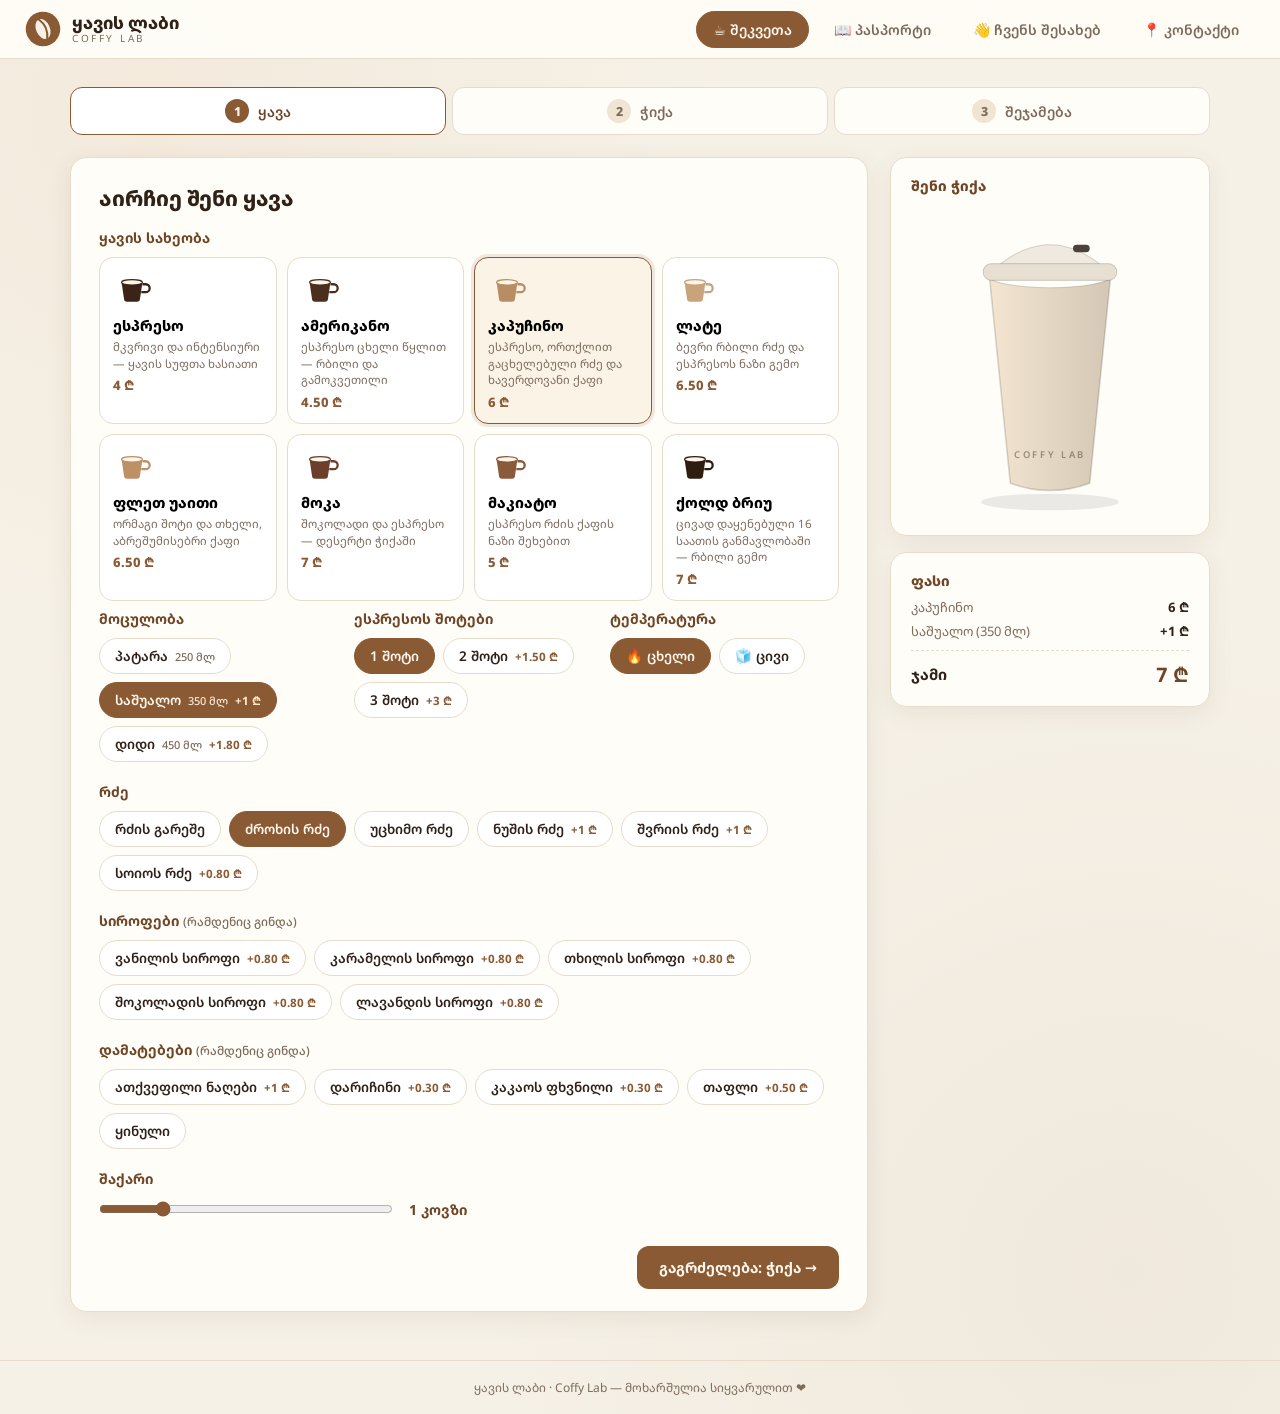
<file: index.html>
<!DOCTYPE html>
<html lang="ka">
<head>
<meta charset="UTF-8">
<meta name="viewport" content="width=device-width, initial-scale=1.0">
<title>ყავის ლაბი — შეუკვეთე შენი ყავა</title>
<link rel="icon" href="data:image/svg+xml,<svg xmlns='http://www.w3.org/2000/svg' viewBox='0 0 100 100'><text y='.9em' font-size='90'>☕</text></svg>">
<link rel="preconnect" href="https://fonts.googleapis.com">
<link rel="preconnect" href="https://fonts.gstatic.com" crossorigin>
<link href="https://fonts.googleapis.com/css2?family=Noto+Sans+Georgian:wght@400;600;700;800&display=swap" rel="stylesheet">
<link rel="stylesheet" href="styles/styles.css">
</head>
<body>

<header class="topbar">
  <a class="brand" href="index.html">
    <img src="logo.svg" alt="" width="38" height="38">
    <span class="brand-text"><strong>ყავის ლაბი</strong><small>COFFY LAB</small></span>
  </a>
  <nav class="topnav">
    <a class="nav-btn active" href="index.html" id="navOrder">☕ შეკვეთა</a>
    <a class="nav-btn" href="passport.html">📖 პასპორტი <span class="badge hidden" id="stampBadge"></span></a>
    <a class="nav-btn" href="about.html">👋 ჩვენს შესახებ</a>
    <a class="nav-btn" href="contact.html">📍 კონტაქტი</a>
  </nav>
  <div class="user-chip hidden" id="userChip"></div>
</header>

<main>

  <!-- ================= შეკვეთის ვიზარდი ================= -->
  <section id="view-order">
    <ol class="steps" id="stepsBar">
      <li data-step="1" class="active" role="button" tabindex="0"><span class="num">1</span><span class="lbl">ყავა</span></li>
      <li data-step="2" role="button" tabindex="0"><span class="num">2</span><span class="lbl">ჭიქა</span></li>
      <li data-step="3" role="button" tabindex="0"><span class="num">3</span><span class="lbl">შეჯამება</span></li>
    </ol>

    <div class="wizard">
      <div class="panels">

        <!-- ნაბიჯი 1: ყავა -->
        <section class="panel" id="step1">
          <h2>აირჩიე შენი ყავა</h2>

          <h3 class="opt-title">ყავის სახეობა</h3>
          <div class="coffee-grid" id="coffeeTypes"></div>

          <div class="opt-row">
            <div class="opt-col">
              <h3 class="opt-title">მოცულობა</h3>
              <div class="chip-group" id="volumeChips"></div>
            </div>
            <div class="opt-col">
              <h3 class="opt-title">ესპრესოს შოტები</h3>
              <div class="chip-group" id="shotChips"></div>
            </div>
            <div class="opt-col">
              <h3 class="opt-title">ტემპერატურა</h3>
              <div class="chip-group" id="tempChips"></div>
            </div>
          </div>

          <h3 class="opt-title">რძე</h3>
          <div class="chip-group" id="milkChips"></div>

          <h3 class="opt-title">სიროფები <small class="hint">(რამდენიც გინდა)</small></h3>
          <div class="chip-group" id="syrupChips"></div>

          <h3 class="opt-title">დამატებები <small class="hint">(რამდენიც გინდა)</small></h3>
          <div class="chip-group" id="extraChips"></div>

          <h3 class="opt-title">შაქარი</h3>
          <div class="sugar-row">
            <input type="range" id="sugarRange" min="0" max="5" step="1" value="1" aria-label="შაქრის რაოდენობა">
            <output id="sugarOut" for="sugarRange">1 კოვზი</output>
          </div>

          <div class="panel-nav">
            <span></span>
            <button type="button" class="btn primary" id="toStep2">გაგრძელება: ჭიქა →</button>
          </div>
        </section>

        <!-- ნაბიჯი 2: ფინჯანი -->
        <section class="panel hidden" id="step2">
          <h2>მოირგე ჭიქა</h2>

          <h3 class="opt-title">ჭიქის ფერი</h3>
          <div class="swatch-row">
            <div class="swatches" id="colorSwatches"></div>
            <label class="custom-color">
              <input type="color" id="customColor" value="#f3e5d0">
              <span>სხვა ფერი</span>
            </label>
          </div>

          <h3 class="opt-title">წარწერა ჭიქაზე <small class="hint">(უფასო პერსონალიზაცია 🎁)</small></h3>
          <input type="text" id="cupTextInput" class="text-input" maxlength="18"
                 placeholder="მაგ.: დილა მშვიდობისა ☀" autocomplete="off">
          <p class="hint" id="cupTextCount">0 / 18 სიმბოლო</p>

          <div class="opt-row">
            <div class="opt-col">
              <h3 class="opt-title">ხუფი</h3>
              <div class="chip-group" id="lidChips"></div>
            </div>
            <div class="opt-col">
              <h3 class="opt-title">საწრუპი</h3>
              <div class="chip-group" id="strawChips"></div>
            </div>
          </div>

          <div class="panel-nav">
            <button type="button" class="btn ghost" id="backTo1">← უკან</button>
            <button type="button" class="btn primary" id="toStep3">გაგრძელება: შეჯამება →</button>
          </div>
        </section>

        <!-- ნაბიჯი 3: შეჯამება -->
        <section class="panel hidden" id="step3">
          <h2>შეკვეთის შეჯამება</h2>
          <div id="summaryBox"></div>
          <div class="panel-nav">
            <button type="button" class="btn ghost" id="backTo2">← უკან</button>
            <button type="button" class="btn primary big" id="placeOrderBtn">შეკვეთის გაფორმება ☕</button>
          </div>
        </section>

      </div>

      <!-- გვერდითი პანელი: გადახედვა + ფასი -->
      <aside class="sidebar">
        <div class="preview-card">
          <h3>შენი ჭიქა</h3>
          <svg id="cupSvg" viewBox="0 0 220 300" role="img" aria-label="ჭიქის გადახედვა">
            <defs>
              <linearGradient id="shadeGrad" x1="0" y1="0" x2="1" y2="0">
                <stop offset="0" stop-color="#000" stop-opacity="0"/>
                <stop offset="1" stop-color="#000" stop-opacity=".13"/>
              </linearGradient>
              <pattern id="strawStripes" width="9" height="9" patternTransform="rotate(45)" patternUnits="userSpaceOnUse">
                <rect width="9" height="9" fill="transparent"/>
                <rect width="4.5" height="9" fill="#e05252" fill-opacity=".85"/>
              </pattern>
            </defs>
            <ellipse cx="110" cy="286" rx="66" ry="8" fill="#000" opacity=".08"/>
            <g id="steamG">
              <path class="steam s1" d="M85 46 q6 -10 0 -20 q-5 -8 1 -14"/>
              <path class="steam s2" d="M110 42 q7 -11 0 -22 q-6 -9 1 -14"/>
              <path class="steam s3" d="M135 46 q6 -10 0 -20 q-5 -8 1 -14"/>
            </g>
            <path id="cupBody" d="M52 70 L72 268 q38 14 76 0 L168 70 Z" fill="#f3e5d0" stroke="#00000026" stroke-width="1.5"/>
            <path id="cupShade" d="M52 70 L72 268 q38 14 76 0 L168 70 Z" fill="url(#shadeGrad)"/>
            <ellipse id="cupRim" cx="110" cy="70" rx="58" ry="11" fill="#fffdf8" stroke="#00000026"/>
            <ellipse id="coffeeTop" cx="110" cy="70" rx="50" ry="8.5" fill="#6b4226"/>
            <g id="iceG">
              <rect x="92" y="62" width="14" height="12" rx="3" fill="#fff" opacity=".85" transform="rotate(-12 99 68)"/>
              <rect x="116" y="63" width="13" height="11" rx="3" fill="#fff" opacity=".72" transform="rotate(9 122 68)"/>
            </g>
            <text id="cupText" x="110" y="182" text-anchor="middle" font-weight="700"></text>
            <text id="cupBrand" x="110" y="244" text-anchor="middle" font-size="9" letter-spacing="2.5" opacity=".45" font-weight="600">COFFY LAB</text>
            <g id="lidG">
              <path id="lidDome" d="M58 62 Q110 18 162 62 Z" fill="#efe9df" stroke="#00000026"/>
              <rect x="46" y="58" width="128" height="16" rx="8" fill="#e6dfd2" stroke="#00000026"/>
              <rect id="sipHole" x="132" y="40" width="16" height="7" rx="3.5" fill="#4c4238"/>
            </g>
            <g id="strawG">
              <rect id="strawRect" x="128" y="4" width="12" height="62" rx="5" transform="rotate(14 134 35)" fill="#f3f1ec" stroke="#00000022"/>
              <rect id="strawStripe" x="128" y="4" width="12" height="62" rx="5" transform="rotate(14 134 35)" fill="url(#strawStripes)"/>
            </g>
          </svg>
        </div>
        <div class="price-card">
          <h3>ფასი</h3>
          <div id="priceLines"></div>
          <div class="price-total"><span>ჯამი</span><b id="priceTotal">0 ₾</b></div>
        </div>
      </aside>
    </div>
  </section>

</main>

<footer class="footer">
  <span>ყავის ლაბი · Coffy Lab — მოხარშულია სიყვარულით ❤</span>
</footer>

<!-- მოდალი -->
<div class="modal-backdrop hidden" id="modal">
  <div class="modal" role="dialog" aria-modal="true" tabindex="-1">
    <div id="modalContent"></div>
  </div>
</div>

<div id="toast" class="toast" role="status"></div>

<script src="js/shared.js"></script>
<script src="js/app.js"></script>
</body>
</html>
</file>
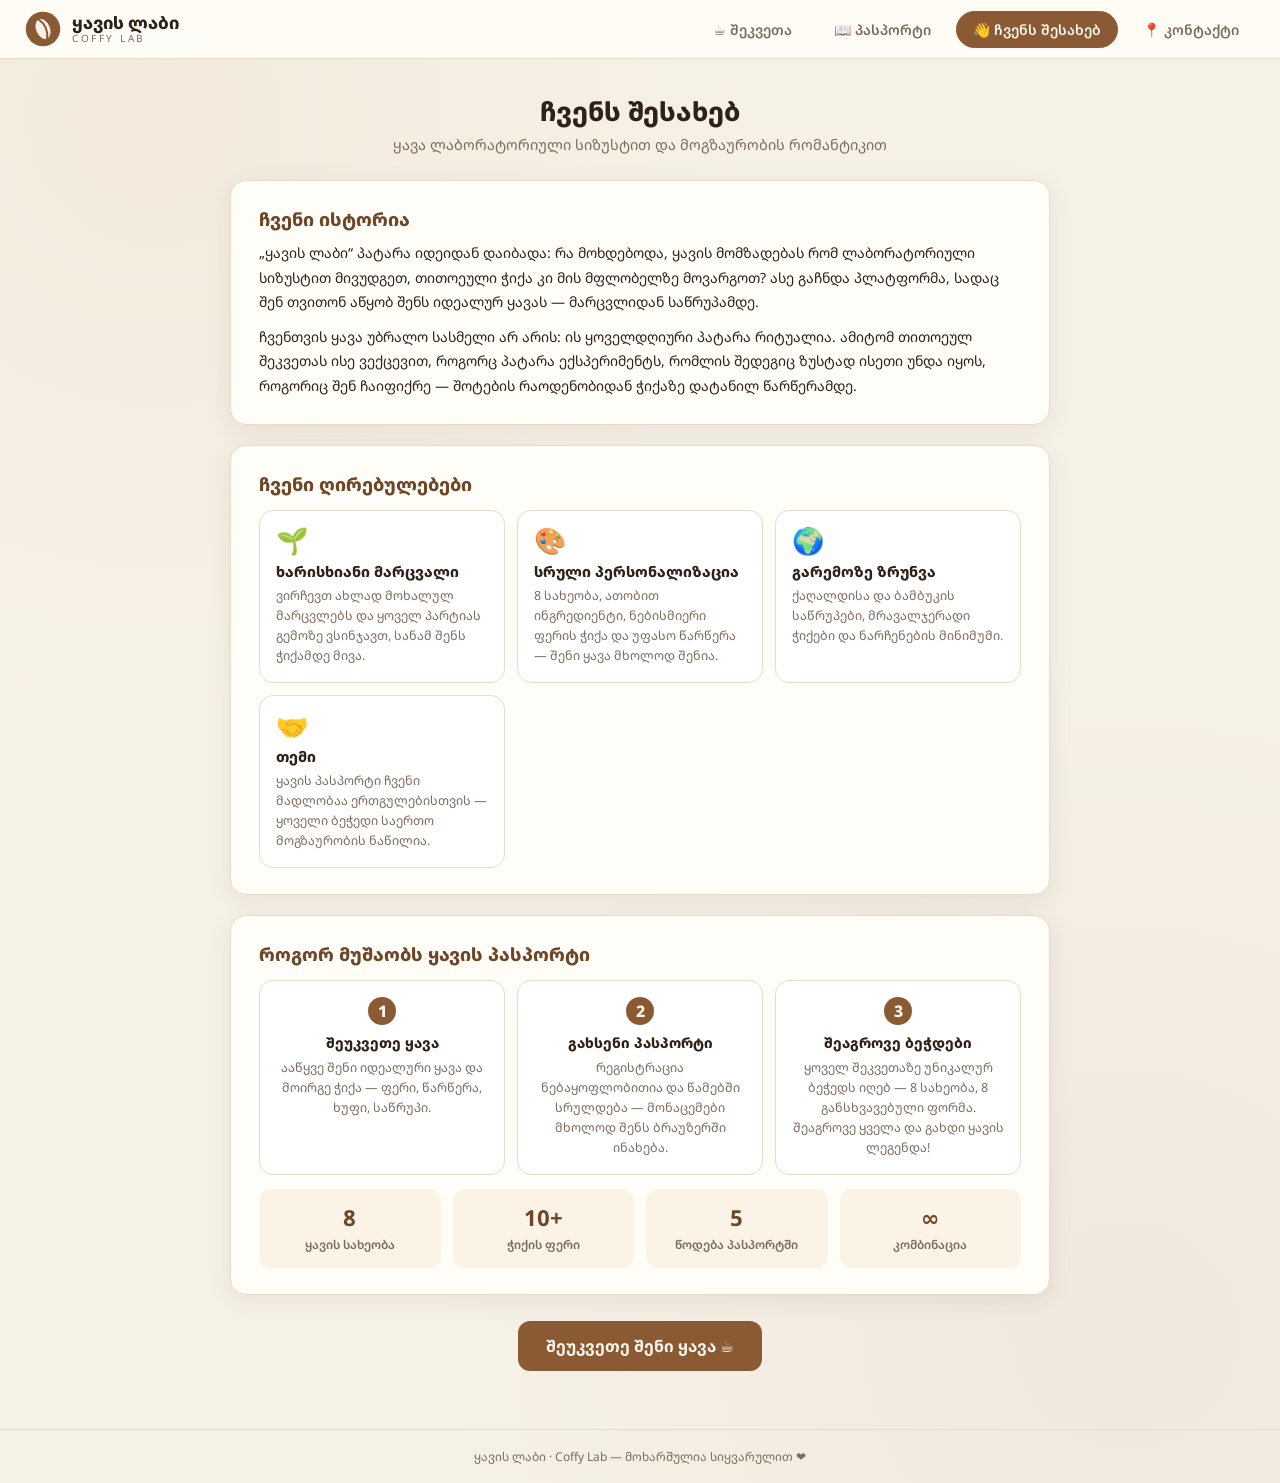
<file: about.html>
<!DOCTYPE html>
<html lang="ka">
<head>
<meta charset="UTF-8">
<meta name="viewport" content="width=device-width, initial-scale=1.0">
<title>ჩვენს შესახებ — ყავის ლაბი</title>
<link rel="icon" href="data:image/svg+xml,<svg xmlns='http://www.w3.org/2000/svg' viewBox='0 0 100 100'><text y='.9em' font-size='90'>☕</text></svg>">
<link rel="preconnect" href="https://fonts.googleapis.com">
<link rel="preconnect" href="https://fonts.gstatic.com" crossorigin>
<link href="https://fonts.googleapis.com/css2?family=Noto+Sans+Georgian:wght@400;600;700;800&display=swap" rel="stylesheet">
<link rel="stylesheet" href="styles/styles.css">
</head>
<body>

<header class="topbar">
  <a class="brand" href="index.html">
    <img src="logo.svg" alt="" width="38" height="38">
    <span class="brand-text"><strong>ყავის ლაბი</strong><small>COFFY LAB</small></span>
  </a>
  <nav class="topnav">
    <a class="nav-btn" href="index.html">☕ შეკვეთა</a>
    <a class="nav-btn" href="passport.html">📖 პასპორტი <span class="badge hidden" id="stampBadge"></span></a>
    <a class="nav-btn active" href="about.html">👋 ჩვენს შესახებ</a>
    <a class="nav-btn" href="contact.html">📍 კონტაქტი</a>
  </nav>
  <div class="user-chip hidden" id="userChip"></div>
</header>

<main class="page-narrow">
  <div class="page-hero">
    <h1>ჩვენს შესახებ</h1>
    <p>ყავა ლაბორატორიული სიზუსტით და მოგზაურობის რომანტიკით</p>
  </div>

  <section class="page-section">
    <h2>ჩვენი ისტორია</h2>
    <p>„ყავის ლაბი“ პატარა იდეიდან დაიბადა: რა მოხდებოდა, ყავის მომზადებას რომ ლაბორატორიული სიზუსტით მივუდგეთ, თითოეული ჭიქა კი მის მფლობელზე მოვარგოთ? ასე გაჩნდა პლატფორმა, სადაც შენ თვითონ აწყობ შენს იდეალურ ყავას — მარცვლიდან საწრუპამდე.</p>
    <p>ჩვენთვის ყავა უბრალო სასმელი არ არის: ის ყოველდღიური პატარა რიტუალია. ამიტომ თითოეულ შეკვეთას ისე ვექცევით, როგორც პატარა ექსპერიმენტს, რომლის შედეგიც ზუსტად ისეთი უნდა იყოს, როგორიც შენ ჩაიფიქრე — შოტების რაოდენობიდან ჭიქაზე დატანილ წარწერამდე.</p>
  </section>

  <section class="page-section">
    <h2>ჩვენი ღირებულებები</h2>
    <div class="values-grid">
      <div class="value-card">
        <div class="vc-emoji">🌱</div>
        <h3>ხარისხიანი მარცვალი</h3>
        <p>ვირჩევთ ახლად მოხალულ მარცვლებს და ყოველ პარტიას გემოზე ვსინჯავთ, სანამ შენს ჭიქამდე მივა.</p>
      </div>
      <div class="value-card">
        <div class="vc-emoji">🎨</div>
        <h3>სრული პერსონალიზაცია</h3>
        <p>8 სახეობა, ათობით ინგრედიენტი, ნებისმიერი ფერის ჭიქა და უფასო წარწერა — შენი ყავა მხოლოდ შენია.</p>
      </div>
      <div class="value-card">
        <div class="vc-emoji">🌍</div>
        <h3>გარემოზე ზრუნვა</h3>
        <p>ქაღალდისა და ბამბუკის საწრუპები, მრავალჯერადი ჭიქები და ნარჩენების მინიმუმი.</p>
      </div>
      <div class="value-card">
        <div class="vc-emoji">🤝</div>
        <h3>თემი</h3>
        <p>ყავის პასპორტი ჩვენი მადლობაა ერთგულებისთვის — ყოველი ბეჭედი საერთო მოგზაურობის ნაწილია.</p>
      </div>
    </div>
  </section>

  <section class="page-section">
    <h2>როგორ მუშაობს ყავის პასპორტი</h2>
    <div class="how-steps">
      <div class="how-step">
        <span class="hs-num">1</span>
        <h3>შეუკვეთე ყავა</h3>
        <p>ააწყვე შენი იდეალური ყავა და მოირგე ჭიქა — ფერი, წარწერა, ხუფი, საწრუპი.</p>
      </div>
      <div class="how-step">
        <span class="hs-num">2</span>
        <h3>გახსენი პასპორტი</h3>
        <p>რეგისტრაცია ნებაყოფლობითია და წამებში სრულდება — მონაცემები მხოლოდ შენს ბრაუზერში ინახება.</p>
      </div>
      <div class="how-step">
        <span class="hs-num">3</span>
        <h3>შეაგროვე ბეჭდები</h3>
        <p>ყოველ შეკვეთაზე უნიკალურ ბეჭედს იღებ — 8 სახეობა, 8 განსხვავებული ფორმა. შეაგროვე ყველა და გახდი ყავის ლეგენდა!</p>
      </div>
    </div>
    <div class="stat-row">
      <div><b>8</b><span>ყავის სახეობა</span></div>
      <div><b>10+</b><span>ჭიქის ფერი</span></div>
      <div><b>5</b><span>წოდება პასპორტში</span></div>
      <div><b>∞</b><span>კომბინაცია</span></div>
    </div>
  </section>

  <div class="page-cta">
    <a class="btn primary big" href="index.html">შეუკვეთე შენი ყავა ☕</a>
  </div>
</main>

<footer class="footer">
  <span>ყავის ლაბი · Coffy Lab — მოხარშულია სიყვარულით ❤</span>
</footer>

<script src="js/shared.js"></script>
</body>
</html>
</file>
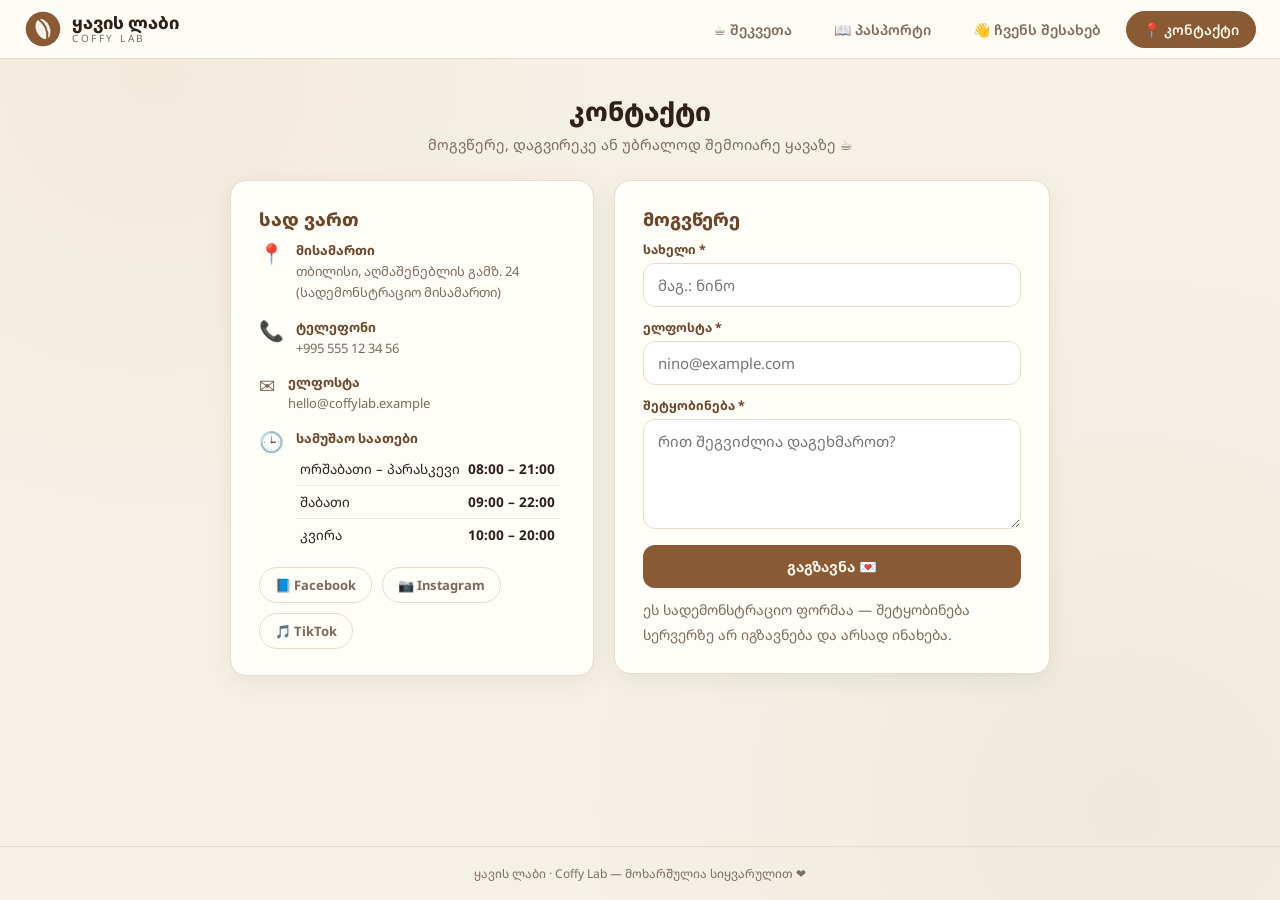
<file: contact.html>
<!DOCTYPE html>
<html lang="ka">
<head>
<meta charset="UTF-8">
<meta name="viewport" content="width=device-width, initial-scale=1.0">
<title>კონტაქტი — ყავის ლაბი</title>
<link rel="icon" href="data:image/svg+xml,<svg xmlns='http://www.w3.org/2000/svg' viewBox='0 0 100 100'><text y='.9em' font-size='90'>☕</text></svg>">
<link rel="preconnect" href="https://fonts.googleapis.com">
<link rel="preconnect" href="https://fonts.gstatic.com" crossorigin>
<link href="https://fonts.googleapis.com/css2?family=Noto+Sans+Georgian:wght@400;600;700;800&display=swap" rel="stylesheet">
<link rel="stylesheet" href="styles/styles.css">
</head>
<body>

<header class="topbar">
  <a class="brand" href="index.html">
    <img src="logo.svg" alt="" width="38" height="38">
    <span class="brand-text"><strong>ყავის ლაბი</strong><small>COFFY LAB</small></span>
  </a>
  <nav class="topnav">
    <a class="nav-btn" href="index.html">☕ შეკვეთა</a>
    <a class="nav-btn" href="passport.html">📖 პასპორტი <span class="badge hidden" id="stampBadge"></span></a>
    <a class="nav-btn" href="about.html">👋 ჩვენს შესახებ</a>
    <a class="nav-btn active" href="contact.html">📍 კონტაქტი</a>
  </nav>
  <div class="user-chip hidden" id="userChip"></div>
</header>

<main class="page-narrow">
  <div class="page-hero">
    <h1>კონტაქტი</h1>
    <p>მოგვწერე, დაგვირეკე ან უბრალოდ შემოიარე ყავაზე ☕</p>
  </div>

  <div class="contact-grid">
    <section class="page-section">
      <h2>სად ვართ</h2>
      <ul class="info-list">
        <li>
          <span class="il-icon">📍</span>
          <div><b>მისამართი</b><span>თბილისი, აღმაშენებლის გამზ. 24<br>(სადემონსტრაციო მისამართი)</span></div>
        </li>
        <li>
          <span class="il-icon">📞</span>
          <div><b>ტელეფონი</b><span>+995 555 12 34 56</span></div>
        </li>
        <li>
          <span class="il-icon">✉️</span>
          <div><b>ელფოსტა</b><span>hello@coffylab.example</span></div>
        </li>
        <li>
          <span class="il-icon">🕒</span>
          <div>
            <b>სამუშაო საათები</b>
            <table class="hours-table">
              <tbody>
                <tr><td>ორშაბათი – პარასკევი</td><td>08:00 – 21:00</td></tr>
                <tr><td>შაბათი</td><td>09:00 – 22:00</td></tr>
                <tr><td>კვირა</td><td>10:00 – 20:00</td></tr>
              </tbody>
            </table>
          </div>
        </li>
      </ul>
      <div class="social-row">
        <span title="მალე">📘 Facebook</span>
        <span title="მალე">📷 Instagram</span>
        <span title="მალე">🎵 TikTok</span>
      </div>
    </section>

    <section class="page-section">
      <h2>მოგვწერე</h2>
      <form class="contact-form" id="contactForm">
        <div class="form-row">
          <label for="cfName">სახელი *</label>
          <input type="text" id="cfName" class="text-input" maxlength="60" required autocomplete="off" placeholder="მაგ.: ნინო">
        </div>
        <div class="form-row">
          <label for="cfEmail">ელფოსტა *</label>
          <input type="email" id="cfEmail" class="text-input" maxlength="80" required autocomplete="off" placeholder="nino@example.com">
        </div>
        <div class="form-row">
          <label for="cfMsg">შეტყობინება *</label>
          <textarea id="cfMsg" class="text-input" maxlength="600" required placeholder="რით შეგვიძლია დაგეხმაროთ?"></textarea>
        </div>
        <div class="btn-row">
          <button type="submit" class="btn primary">გაგზავნა 💌</button>
        </div>
        <p class="privacy-note">ეს სადემონსტრაციო ფორმაა — შეტყობინება სერვერზე არ იგზავნება და არსად ინახება.</p>
      </form>
    </section>
  </div>
</main>

<footer class="footer">
  <span>ყავის ლაბი · Coffy Lab — მოხარშულია სიყვარულით ❤</span>
</footer>

<div id="toast" class="toast" role="status"></div>

<script src="js/shared.js"></script>
<script>
document.getElementById('contactForm').addEventListener('submit', function (e) {
  e.preventDefault();
  toast('მადლობა! შეტყობინება მიღებულია 💌 (დემო)');
  this.reset();
});
</script>

</body>
</html>
</file>
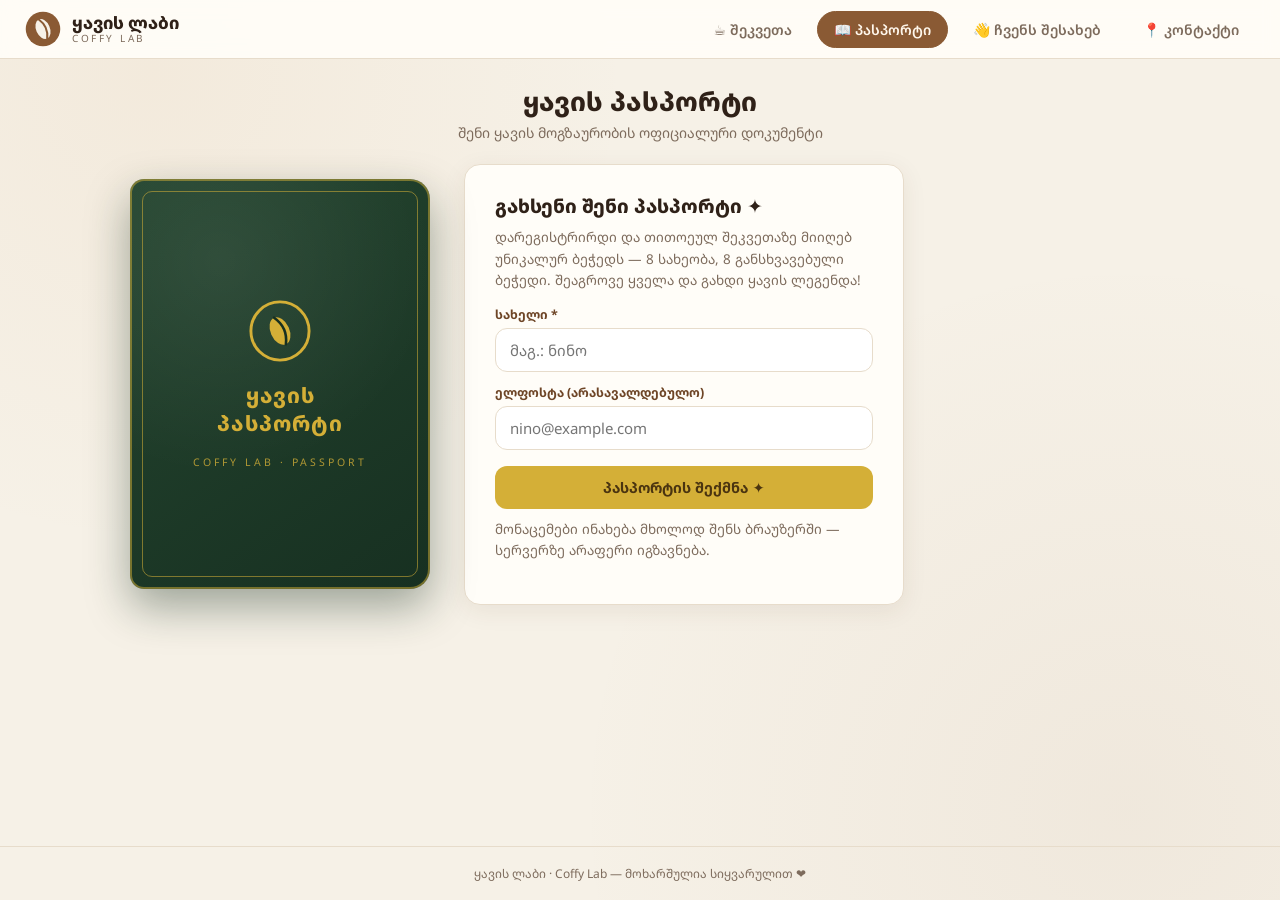
<file: passport.html>
<!DOCTYPE html>
<html lang="ka">
<head>
<meta charset="UTF-8">
<meta name="viewport" content="width=device-width, initial-scale=1.0">
<title>ყავის პასპორტი — ყავის ლაბი</title>
<link rel="icon" href="data:image/svg+xml,<svg xmlns='http://www.w3.org/2000/svg' viewBox='0 0 100 100'><text y='.9em' font-size='90'>☕</text></svg>">
<link rel="preconnect" href="https://fonts.googleapis.com">
<link rel="preconnect" href="https://fonts.gstatic.com" crossorigin>
<link href="https://fonts.googleapis.com/css2?family=Noto+Sans+Georgian:wght@400;600;700;800&display=swap" rel="stylesheet">
<link rel="stylesheet" href="styles/styles.css">
</head>
<body>

<header class="topbar">
  <a class="brand" href="index.html">
    <img src="logo.svg" alt="" width="38" height="38">
    <span class="brand-text"><strong>ყავის ლაბი</strong><small>COFFY LAB</small></span>
  </a>
  <nav class="topnav">
    <a class="nav-btn" href="index.html">☕ შეკვეთა</a>
    <a class="nav-btn active" href="passport.html">📖 პასპორტი <span class="badge hidden" id="stampBadge"></span></a>
    <a class="nav-btn" href="about.html">👋 ჩვენს შესახებ</a>
    <a class="nav-btn" href="contact.html">📍 კონტაქტი</a>
  </nav>
  <div class="user-chip hidden" id="userChip"></div>
</header>

<main>
  <section id="view-passport"></section>
</main>

<footer class="footer">
  <span>ყავის ლაბი · Coffy Lab — მოხარშულია სიყვარულით ❤</span>
</footer>

<div id="toast" class="toast" role="status"></div>

<script src="js/shared.js"></script>
<script src="js/passport.js"></script>
</body>
</html>
</file>
<file: styles/styles.css>
/* ================= ცვლადები და საბაზო ================= */
:root{
  --bg:#f6f1e7;
  --card:#fffdf8;
  --ink:#2f2118;
  --muted:#7d6b5c;
  --accent:#8a5a34;
  --accent-dark:#6e4526;
  --accent-2:#c98d4b;
  --line:#e7dccb;
  --good:#3f7d4e;
  --gold:#d4af37;
  --paper:#f7f0dd;
  --shadow:0 6px 24px rgba(74,47,29,.08);
  --radius:16px;
}
*{box-sizing:border-box;margin:0;padding:0}
html{scroll-behavior:smooth}
body{
  font-family:'Noto Sans Georgian','Sylfaen',system-ui,sans-serif;
  background:
    radial-gradient(circle at 12% 8%, rgba(201,141,75,.07), transparent 34%),
    radial-gradient(circle at 88% 90%, rgba(138,90,52,.06), transparent 40%),
    var(--bg);
  color:var(--ink);
  min-height:100vh;
  display:flex;flex-direction:column;
}
button{font-family:inherit;cursor:pointer}
input,output,textarea,select{font-family:inherit}
button:focus-visible,a:focus-visible,[tabindex]:focus-visible,input:focus-visible,textarea:focus-visible{
  outline:2.5px solid var(--accent-2);outline-offset:2px;
}
.modal:focus{outline:none}
.hidden{display:none !important}
main{flex:1;width:100%;max-width:1180px;margin:0 auto;padding:24px 20px 48px}

/* ================= ზედა ზოლი ================= */
.topbar{
  position:sticky;top:0;z-index:50;
  display:flex;align-items:center;gap:20px;
  padding:10px 24px;
  background:rgba(255,253,248,.92);
  backdrop-filter:blur(8px);
  border-bottom:1px solid var(--line);
}
.brand{display:flex;align-items:center;gap:10px;background:none;border:none;color:var(--ink)}
.brand-text{display:flex;flex-direction:column;text-align:left;line-height:1.15}
.brand-text strong{font-size:17px;font-weight:800}
.brand-text small{font-size:10px;letter-spacing:2.5px;color:var(--muted)}
.topnav{display:flex;gap:8px;margin-left:auto;flex-wrap:wrap;justify-content:flex-end}
.nav-btn{
  border:1px solid transparent;background:none;border-radius:99px;
  padding:8px 16px;font-size:14px;font-weight:600;color:var(--muted);
  display:flex;align-items:center;gap:6px;
}
.nav-btn:hover{background:#f1e8d8}
.nav-btn.active{background:var(--accent);color:#fff7ec;border-color:var(--accent)}
.badge{
  background:var(--gold);color:#4a3410;border-radius:99px;
  font-size:11px;font-weight:800;padding:1px 7px;min-width:20px;text-align:center;
}
.user-chip{
  display:flex;align-items:center;gap:8px;font-size:13.5px;font-weight:600;
  background:#f1e8d8;border-radius:99px;padding:4px 14px 4px 4px;cursor:pointer;
}
.user-chip .uc-name{max-width:150px;overflow:hidden;text-overflow:ellipsis;white-space:nowrap}
.avatar{
  width:30px;height:30px;border-radius:50%;background:var(--accent);
  color:#fff7ec;display:flex;align-items:center;justify-content:center;
  font-size:12.5px;font-weight:800;
}

/* ================= ნაბიჯები ================= */
.steps{
  display:flex;gap:6px;list-style:none;margin:4px 0 22px;
  counter-reset:step;
}
.steps li{
  flex:1;display:flex;align-items:center;justify-content:center;gap:9px;
  padding:11px 8px;border-radius:12px;
  background:var(--card);border:1px solid var(--line);
  color:var(--muted);font-size:14px;font-weight:600;
  cursor:pointer;transition:.18s;
}
.steps li .num{
  width:24px;height:24px;border-radius:50%;
  background:#efe5d2;display:flex;align-items:center;justify-content:center;
  font-size:12.5px;font-weight:800;
}
.steps li.active{border-color:var(--accent);color:var(--accent-dark);background:#fff}
.steps li.active .num{background:var(--accent);color:#fff7ec}
.steps li.done{color:var(--good)}
.steps li.done .num{background:var(--good);color:#fff}

/* ================= ვიზარდის განლაგება ================= */
.wizard{display:grid;grid-template-columns:1fr 320px;gap:22px;align-items:start}
.panels{min-width:0}
.panel{
  background:var(--card);border:1px solid var(--line);border-radius:var(--radius);
  box-shadow:var(--shadow);padding:26px 28px 22px;
}
.panel h2{font-size:21px;font-weight:800;margin-bottom:16px}
.opt-title{font-size:14px;font-weight:700;margin:20px 0 10px;color:var(--accent-dark)}
.opt-title:first-of-type{margin-top:8px}
.hint{font-size:12px;color:var(--muted);font-weight:500}
.opt-row{display:flex;flex-wrap:wrap;gap:8px 26px}
.opt-col{flex:1;min-width:170px}

/* ყავის ბარათები */
.coffee-grid{display:grid;grid-template-columns:repeat(auto-fill,minmax(158px,1fr));gap:10px}
.coffee-card{
  display:flex;flex-direction:column;align-items:flex-start;gap:4px;
  border:1.5px solid var(--line);border-radius:14px;background:#fff;
  padding:12px 13px;text-align:left;transition:.15s;
}
.coffee-card:hover{border-color:var(--accent-2);transform:translateY(-1px)}
.coffee-card.selected{border-color:var(--accent);background:#fbf3e6;box-shadow:0 0 0 3px rgba(138,90,52,.13)}
.cc-name{font-size:14.5px;font-weight:800}
.cc-desc{font-size:11.5px;color:var(--muted);line-height:1.45;min-height:33px}
.cc-price{font-size:13px;font-weight:800;color:var(--accent)}

/* ჩიპები */
.chip-group{display:flex;flex-wrap:wrap;gap:8px}
.chip{
  display:flex;align-items:center;gap:7px;
  border:1.5px solid var(--line);border-radius:99px;background:#fff;
  padding:8px 15px;font-size:13.5px;font-weight:600;color:var(--ink);
  transition:.15s;
}
.chip:hover{border-color:var(--accent-2)}
.chip.selected{background:var(--accent);border-color:var(--accent);color:#fff7ec}
.chip .chip-sub{font-size:11px;color:var(--muted);font-weight:500}
.chip.selected .chip-sub{color:#f9ead6}
.chip .chip-price{font-size:11.5px;font-weight:700;color:var(--accent)}
.chip.selected .chip-price{color:#ffe9c9}

/* შაქრის სლაიდერი */
.sugar-row{display:flex;align-items:center;gap:16px;max-width:420px}
.sugar-row input[type=range]{flex:1;accent-color:var(--accent);height:22px}
.sugar-row output{font-size:14px;font-weight:700;color:var(--accent-dark);min-width:110px}

/* ფერის არჩევა */
.swatch-row{display:flex;align-items:center;flex-wrap:wrap;gap:14px}
.swatches{display:flex;flex-wrap:wrap;gap:9px}
.swatch{
  width:38px;height:38px;border-radius:50%;border:2px solid rgba(0,0,0,.12);
  transition:.15s;position:relative;
}
.swatch:hover{transform:scale(1.1)}
.swatch.selected{box-shadow:0 0 0 3px var(--card),0 0 0 6px var(--accent)}
.custom-color{
  display:flex;align-items:center;gap:8px;font-size:13px;font-weight:600;color:var(--muted);
  cursor:pointer;
}
.custom-color input[type=color]{
  width:38px;height:38px;border:none;border-radius:50%;overflow:hidden;
  background:none;cursor:pointer;padding:0;
}
.custom-color input[type=color]::-webkit-color-swatch-wrapper{padding:0}
.custom-color input[type=color]::-webkit-color-swatch{border-radius:50%;border:2px dashed rgba(0,0,0,.25)}

/* ტექსტის ველი */
.text-input{
  width:100%;max-width:420px;
  border:1.5px solid var(--line);border-radius:12px;background:#fff;
  padding:11px 14px;font-size:15px;color:var(--ink);outline:none;transition:.15s;
}
.text-input:focus{border-color:var(--accent);box-shadow:0 0 0 3px rgba(138,90,52,.12)}
#cupTextCount{margin-top:6px}

/* პანელის ნავიგაცია */
.panel-nav{display:flex;justify-content:space-between;align-items:center;margin-top:26px;gap:12px}
.btn{
  border:none;border-radius:12px;padding:12px 22px;
  font-size:14.5px;font-weight:700;transition:.15s;
}
a.btn{display:inline-flex;align-items:center;justify-content:center;text-decoration:none;text-align:center}
.btn.primary{background:var(--accent);color:#fff7ec}
.btn.primary:hover{background:var(--accent-dark)}
.btn.primary.big{font-size:16px;padding:14px 28px}
.btn.ghost{background:none;border:1.5px solid var(--line);color:var(--muted)}
.btn.ghost:hover{border-color:var(--accent-2);color:var(--accent-dark)}
.btn.gold{background:var(--gold);color:#4a3410}
.btn.gold:hover{filter:brightness(1.06)}

/* ================= გვერდითი პანელი ================= */
.sidebar{position:sticky;top:76px;display:flex;flex-direction:column;gap:16px}
.preview-card,.price-card{
  background:var(--card);border:1px solid var(--line);border-radius:var(--radius);
  box-shadow:var(--shadow);padding:18px 20px;
}
.preview-card h3,.price-card h3{font-size:14px;font-weight:800;color:var(--accent-dark);margin-bottom:8px}
#cupSvg{width:100%;max-width:230px;display:block;margin:0 auto}
#cupText{font-family:'Noto Sans Georgian','Sylfaen',system-ui,sans-serif}

.steam{fill:none;stroke:#b9a893;stroke-width:4;stroke-linecap:round;opacity:.5;animation:steam 2.6s ease-in-out infinite}
.steam.s2{animation-delay:.5s}
.steam.s3{animation-delay:1s}
@keyframes steam{
  0%,100%{opacity:.12;transform:translateY(2px)}
  50%{opacity:.55;transform:translateY(-3px)}
}

#priceLines{display:flex;flex-direction:column;gap:6px;margin-bottom:10px}
.price-line{display:flex;justify-content:space-between;gap:10px;font-size:13px;color:var(--muted)}
.price-line b{color:var(--ink);font-weight:700;white-space:nowrap}
.price-total{
  display:flex;justify-content:space-between;align-items:center;
  border-top:1.5px dashed var(--line);padding-top:10px;font-size:15px;font-weight:700;
}
.price-total b{font-size:20px;color:var(--accent-dark)}

/* ================= შეჯამება ================= */
.sum-section{margin-bottom:18px}
.sum-section h3{font-size:14px;font-weight:800;color:var(--accent-dark);margin-bottom:8px}
.sum-table{width:100%;border-collapse:collapse;font-size:13.5px}
.sum-table td{padding:7px 4px;border-bottom:1px solid #f0e8d8;vertical-align:top}
.sum-table td:first-child{color:var(--muted);width:38%}
.sum-table td:last-child{font-weight:600}
.color-dot{
  display:inline-block;width:15px;height:15px;border-radius:50%;
  border:1.5px solid rgba(0,0,0,.15);vertical-align:-2px;margin-right:6px;
}
.sum-price{
  background:#fbf3e6;border-radius:12px;padding:14px 16px;margin-top:6px;
}
.sum-price .price-line{font-size:13.5px;padding:2px 0}
.sum-price .price-total{border-top-color:#e2d3ba;margin-top:6px}

/* ================= მოდალი ================= */
.modal-backdrop{
  position:fixed;inset:0;z-index:100;
  background:rgba(47,33,24,.45);backdrop-filter:blur(3px);
  display:flex;align-items:center;justify-content:center;padding:20px;
}
.modal{
  background:var(--card);border-radius:20px;box-shadow:0 24px 64px rgba(0,0,0,.25);
  max-width:520px;width:100%;max-height:92vh;overflow-y:auto;
  padding:30px 32px;animation:modalIn .25s ease;
}
@keyframes modalIn{from{transform:translateY(14px) scale(.97);opacity:0}to{transform:none;opacity:1}}
.modal h2{font-size:20px;font-weight:800;margin-bottom:4px}
.modal .order-no{font-size:13px;color:var(--muted);margin-bottom:14px}
.success-icon{
  width:54px;height:54px;border-radius:50%;background:#e5f2e8;color:var(--good);
  display:flex;align-items:center;justify-content:center;font-size:26px;margin-bottom:12px;
}
.modal-stamp{display:flex;justify-content:center;margin:14px 0}
.modal-stamp .stamp-in{animation:stampIn .55s cubic-bezier(.2,1.4,.4,1)}
@keyframes stampIn{
  0%{transform:scale(2.4) rotate(-18deg);opacity:0}
  55%{transform:scale(.93) rotate(2deg);opacity:1}
  100%{transform:scale(1) rotate(0)}
}
.stamp-ghost{filter:grayscale(1);opacity:.45}
.modal .divider{border:none;border-top:1.5px dashed var(--line);margin:18px 0}
.modal .form-row{display:flex;flex-direction:column;gap:5px;margin-bottom:12px}
.modal .form-row label{font-size:12.5px;font-weight:700;color:var(--accent-dark)}
.btn-row{display:flex;gap:10px;flex-wrap:wrap;margin-top:16px}
.btn-row .btn{flex:1;min-width:140px}
.privacy-note{font-size:11.5px;color:var(--muted);margin-top:10px;line-height:1.5}

/* ================= პასპორტი ================= */
.pp-wrap{max-width:1020px;margin:0 auto}
.pp-hero{text-align:center;margin-bottom:22px}
.pp-hero h1{font-size:26px;font-weight:800}
.pp-hero p{color:var(--muted);font-size:14px;margin-top:4px}

/* დახურული ყდა (არარეგისტრირებულთათვის) */
.pp-teaser{display:grid;grid-template-columns:300px 1fr;gap:34px;align-items:center;justify-content:center}
.pp-cover{
  width:300px;height:410px;border-radius:14px 20px 20px 14px;position:relative;
  background:
    radial-gradient(circle at 30% 20%, rgba(255,255,255,.07), transparent 55%),
    linear-gradient(145deg,#24452f,#173021);
  box-shadow:0 18px 44px rgba(23,48,33,.4), inset 0 0 0 2px rgba(212,175,55,.5), inset 0 0 0 10px transparent;
  display:flex;flex-direction:column;align-items:center;justify-content:center;gap:18px;
  color:var(--gold);
}
.pp-cover::before{
  content:'';position:absolute;inset:12px;border:1.5px solid rgba(212,175,55,.55);border-radius:10px;
}
.pp-cover .pp-title{font-size:21px;font-weight:800;letter-spacing:1px;text-align:center}
.pp-cover .pp-sub{font-size:10.5px;letter-spacing:3px;opacity:.8}
.pp-reg-card{
  background:var(--card);border:1px solid var(--line);border-radius:var(--radius);
  box-shadow:var(--shadow);padding:28px 30px;max-width:440px;
}
.pp-reg-card h2{font-size:19px;font-weight:800;margin-bottom:8px}
.pp-reg-card p{font-size:13.5px;color:var(--muted);line-height:1.6;margin-bottom:14px}
.pp-reg-card .form-row{display:flex;flex-direction:column;gap:5px;margin-bottom:12px}
.pp-reg-card label{font-size:12.5px;font-weight:700;color:var(--accent-dark)}
.guest-note{
  background:#fbf3e6;border:1px solid #ecd9b8;border-radius:10px;
  padding:10px 13px;font-size:12.5px;color:var(--accent-dark);margin-bottom:14px;
}

/* გახსნილი პასპორტი */
.pp-book{
  display:grid;grid-template-columns:1fr 1.25fr;border-radius:18px;overflow:hidden;
  box-shadow:0 20px 54px rgba(74,47,29,.18);
  border:1px solid #d9cbb0;
}
.pp-page{
  background:
    repeating-linear-gradient(0deg, transparent 0 26px, rgba(138,90,52,.035) 26px 27px),
    radial-gradient(circle at 50% 0%, rgba(212,175,55,.05), transparent 60%),
    var(--paper);
  padding:28px 30px;min-height:520px;
}
.pp-left{border-right:2px solid #d9cbb0;box-shadow:inset -18px 0 24px -18px rgba(74,47,29,.28)}
.pp-right{box-shadow:inset 18px 0 24px -18px rgba(74,47,29,.28)}
.pp-header{display:flex;align-items:center;gap:12px;margin-bottom:20px}
.pp-header .pp-h-title{font-size:16px;font-weight:800;color:var(--accent-dark);line-height:1.25}
.pp-header .pp-h-title small{display:block;font-size:9.5px;letter-spacing:2.5px;color:var(--muted);font-weight:600}
.pp-photo{
  width:86px;height:86px;border-radius:12px;background:var(--accent);
  color:#fff7ec;font-size:30px;font-weight:800;
  display:flex;align-items:center;justify-content:center;
  border:3px solid #e2d3ba;margin-bottom:16px;
}
.pp-fields{display:grid;grid-template-columns:auto 1fr;gap:7px 16px;font-size:13.5px;margin-bottom:18px}
.pp-fields dt{color:var(--muted);font-size:12px;font-weight:600;padding-top:1px}
.pp-fields dd{font-weight:700}
.pp-stats{display:flex;gap:10px;margin-bottom:18px}
.pp-stats div{
  flex:1;background:#fff;border:1px solid #e7dbc2;border-radius:12px;
  padding:10px 8px;text-align:center;
}
.pp-stats b{display:block;font-size:19px;color:var(--accent-dark)}
.pp-stats span{font-size:11px;color:var(--muted);font-weight:600}
.pp-rankbar{margin-bottom:18px}
.pp-rankbar .rb-lbl{display:flex;justify-content:space-between;font-size:11.5px;color:var(--muted);font-weight:600;margin-bottom:5px}
.pp-rankbar .rb-track{height:8px;border-radius:99px;background:#e9decb;overflow:hidden}
.pp-rankbar .rb-fill{height:100%;border-radius:99px;background:linear-gradient(90deg,var(--accent-2),var(--accent))}
.pp-collection h4{font-size:12.5px;font-weight:800;color:var(--accent-dark);margin-bottom:9px}
.coll-grid{display:grid;grid-template-columns:repeat(4,1fr);gap:7px}
.coll-item{
  display:flex;flex-direction:column;align-items:center;gap:3px;
  background:#fff;border:1px solid #e7dbc2;border-radius:10px;padding:8px 3px 6px;
}
.coll-item span{font-size:9.5px;font-weight:600;color:var(--muted);text-align:center}
.coll-item.locked{opacity:.38;filter:grayscale(1)}
.coll-item.tried{border-color:var(--gold);box-shadow:0 0 0 2px rgba(212,175,55,.25)}

.pp-right h3{font-size:15px;font-weight:800;color:var(--accent-dark);margin-bottom:4px}
.pp-right .pp-r-sub{font-size:12px;color:var(--muted);margin-bottom:16px}
.stamps-grid{display:flex;flex-wrap:wrap;gap:14px;align-content:flex-start}
.stamps-grid svg.stamp{mix-blend-mode:multiply}
.pp-empty{
  text-align:center;color:var(--muted);font-size:14px;padding:60px 20px;line-height:1.7;
}
.pp-actions{display:flex;justify-content:center;gap:12px;margin-top:22px;flex-wrap:wrap}

/* ================= ტოსტი და ფუტერი ================= */
.toast{
  position:fixed;left:50%;bottom:26px;transform:translateX(-50%) translateY(14px);
  background:var(--ink);color:#fff7ec;font-size:13.5px;font-weight:600;
  padding:11px 20px;border-radius:99px;opacity:0;pointer-events:none;
  transition:.25s;z-index:200;max-width:90vw;
}
.toast.show{opacity:1;transform:translateX(-50%)}
.footer{
  text-align:center;color:var(--muted);font-size:12px;
  padding:18px;border-top:1px solid var(--line);
}

/* ================= შიდა გვერდები: შესახებ / კონტაქტი ================= */
a.brand{text-decoration:none;color:inherit}
a.nav-btn{text-decoration:none}
.page-narrow{max-width:860px;margin:0 auto}
.page-hero{text-align:center;margin:10px 0 26px}
.page-hero h1{font-size:26px;font-weight:800}
.page-hero p{color:var(--muted);font-size:14.5px;margin-top:6px}
.page-section{
  background:var(--card);border:1px solid var(--line);border-radius:var(--radius);
  box-shadow:var(--shadow);padding:26px 28px;margin-bottom:20px;
}
.page-section h2{font-size:18px;font-weight:800;color:var(--accent-dark);margin-bottom:10px}
.page-section p{font-size:14px;line-height:1.75}
.page-section p + p{margin-top:10px}
.values-grid{display:grid;grid-template-columns:repeat(auto-fit,minmax(200px,1fr));gap:12px;margin-top:14px}
.value-card{background:#fff;border:1px solid var(--line);border-radius:14px;padding:16px}
.value-card .vc-emoji{font-size:26px;line-height:1}
.value-card h3{font-size:14.5px;font-weight:800;margin:9px 0 5px}
.value-card p{font-size:12.5px;color:var(--muted);line-height:1.6}
.stat-row{display:flex;gap:12px;flex-wrap:wrap;margin-top:14px}
.stat-row div{flex:1;min-width:120px;background:#fbf3e6;border-radius:12px;padding:14px;text-align:center}
.stat-row b{display:block;font-size:22px;color:var(--accent-dark)}
.stat-row span{font-size:12px;color:var(--muted);font-weight:600}
.how-steps{display:grid;grid-template-columns:repeat(auto-fit,minmax(210px,1fr));gap:12px;margin-top:14px}
.how-step{background:#fff;border:1px solid var(--line);border-radius:14px;padding:16px;text-align:center}
.how-step .hs-num{
  width:28px;height:28px;border-radius:50%;background:var(--accent);color:#fff7ec;
  font-weight:800;display:inline-flex;align-items:center;justify-content:center;margin-bottom:8px;
}
.how-step h3{font-size:14px;font-weight:800;margin-bottom:6px}
.how-step p{font-size:12.5px;color:var(--muted);line-height:1.6}
.page-cta{text-align:center;margin:26px 0 10px}
.page-cta .btn{display:inline-block;text-decoration:none}
.contact-grid{display:grid;grid-template-columns:1fr 1.2fr;gap:20px;align-items:start}
.info-list{list-style:none;display:flex;flex-direction:column;gap:15px;font-size:14px}
.info-list li{display:flex;gap:12px;align-items:flex-start}
.info-list .il-icon{font-size:20px;line-height:1.3}
.info-list b{display:block;font-size:13px;color:var(--accent-dark);margin-bottom:2px}
.info-list span{color:var(--muted);font-size:13px;line-height:1.6}
.hours-table{width:100%;border-collapse:collapse;font-size:13.5px;margin-top:6px}
.hours-table td{padding:7px 4px;border-bottom:1px solid #f0e8d8}
.hours-table tr:last-child td{border-bottom:none}
.hours-table td:last-child{text-align:right;font-weight:700;white-space:nowrap}
.contact-form .form-row{display:flex;flex-direction:column;gap:5px;margin-bottom:12px}
.contact-form label{font-size:12.5px;font-weight:700;color:var(--accent-dark)}
textarea.text-input{resize:vertical;min-height:110px}
.social-row{display:flex;gap:10px;flex-wrap:wrap;margin-top:16px}
.social-row a,.social-row span{
  display:flex;align-items:center;gap:7px;
  border:1.5px solid var(--line);border-radius:99px;padding:8px 15px;
  font-size:13px;font-weight:700;color:var(--accent-dark);text-decoration:none;transition:.15s;
}
.social-row a:hover{border-color:var(--accent-2);background:#fbf3e6}
.social-row span{color:var(--muted)}
@media (max-width:760px){
  .contact-grid{grid-template-columns:1fr}
}

/* ================= ადაპტიური ================= */
@media (max-width:920px){
  .wizard{grid-template-columns:1fr}
  .sidebar{position:static;flex-direction:row;flex-wrap:wrap}
  .preview-card,.price-card{flex:1;min-width:260px}
  .pp-teaser{grid-template-columns:1fr;justify-items:center}
  .pp-book{grid-template-columns:1fr}
  .pp-left{border-right:none;border-bottom:2px solid #d9cbb0;box-shadow:none;min-height:auto}
  .pp-right{box-shadow:none}
}
@media (max-width:560px){
  .topbar{padding:8px 12px;gap:8px}
  .brand-text small{display:none}
  .user-chip .uc-name{max-width:80px}
  /* ვიწრო ეკრანზე მენიუ ერთი გადასრიალებადი რიგია — თავსართი დაბალი რჩება */
  .topnav{gap:4px;flex-wrap:nowrap;overflow-x:auto;justify-content:flex-start;
    scrollbar-width:none;-ms-overflow-style:none}
  .topnav::-webkit-scrollbar{display:none}
  .nav-btn{padding:7px 10px;font-size:12.5px;white-space:nowrap;flex:0 0 auto}
  main{padding:16px 12px 40px}
  .panel{padding:20px 16px}
  .steps li .lbl{display:none}
  .modal{padding:22px 18px}
}
</file>
